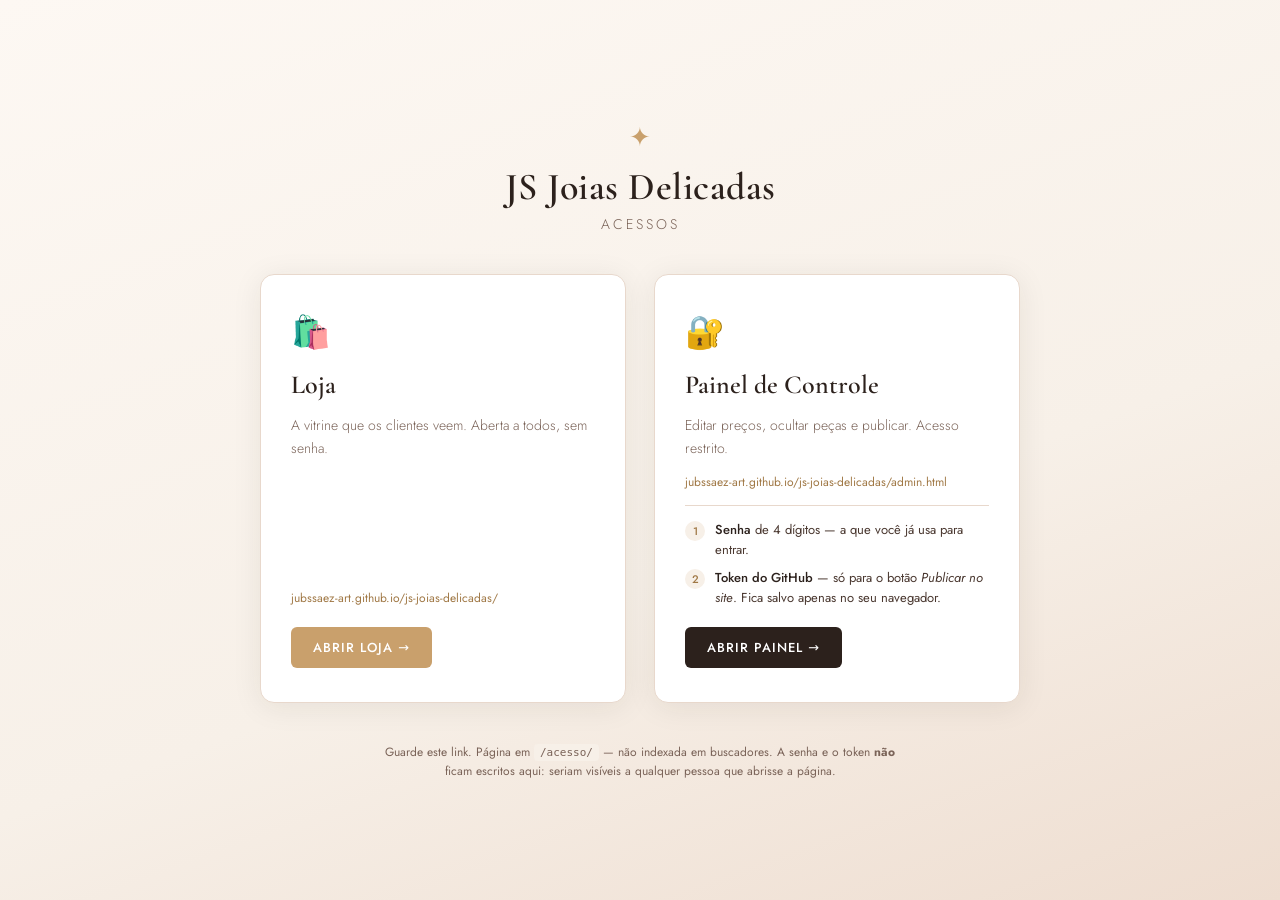
<file: acesso/index.html>
<!DOCTYPE html>
<html lang="pt-BR">
<head>
<meta charset="UTF-8">
<meta name="viewport" content="width=device-width, initial-scale=1">
<meta name="robots" content="noindex, nofollow">
<title>JS Joias · Acessos</title>
<link rel="preconnect" href="https://fonts.googleapis.com">
<link rel="preconnect" href="https://fonts.gstatic.com" crossorigin>
<link href="https://fonts.googleapis.com/css2?family=Cormorant+Garamond:wght@400;500;600&family=Jost:wght@300;400;500&display=swap" rel="stylesheet">
<style>
  :root{
    --gold:#c9a06c; --gold-dark:#a07845;
    --cream:#fdf8f3; --cream-warm:#f7f0e8; --nude:#eeddd0;
    --dark:#2c211c; --text:#4a3830; --text-light:#7a6358;
    --border:#e8d8cc; --white:#fff;
    --shadow:0 4px 30px rgba(44,33,28,.08); --shadow-hover:0 12px 50px rgba(44,33,28,.15);
    --serif:'Cormorant Garamond',serif; --sans:'Jost',system-ui,sans-serif;
  }
  *{margin:0;padding:0;box-sizing:border-box}
  body{
    font-family:var(--sans);color:var(--text);min-height:100vh;
    background:linear-gradient(160deg,var(--cream) 0%,var(--cream-warm) 60%,var(--nude) 100%);
    display:flex;flex-direction:column;align-items:center;justify-content:center;
    padding:48px 20px;gap:40px;
  }
  .brand{text-align:center}
  .brand .star{color:var(--gold);font-size:26px;display:block;margin-bottom:8px}
  .brand h1{font-family:var(--serif);font-weight:600;font-size:38px;color:var(--dark);letter-spacing:.5px}
  .brand p{font-weight:300;font-size:14px;color:var(--text-light);letter-spacing:3px;text-transform:uppercase;margin-top:4px}
  .cards{display:flex;gap:28px;flex-wrap:wrap;justify-content:center;width:100%;max-width:760px}
  .card{
    flex:1 1 300px;background:var(--white);border:1px solid var(--border);border-radius:14px;
    padding:34px 30px;box-shadow:var(--shadow);text-decoration:none;color:inherit;
    display:flex;flex-direction:column;gap:14px;transition:transform .35s cubic-bezier(.4,0,.2,1),box-shadow .35s;
  }
  .card:hover{transform:translateY(-6px);box-shadow:var(--shadow-hover)}
  .card .ico{font-size:32px}
  .card h2{font-family:var(--serif);font-weight:600;font-size:26px;color:var(--dark)}
  .card .desc{font-weight:300;font-size:14px;line-height:1.6;color:var(--text-light);flex-grow:1}
  .card .url{font-size:12px;color:var(--gold-dark);word-break:break-all;font-weight:400}
  .card .go{
    align-self:flex-start;margin-top:6px;font-size:13px;font-weight:500;letter-spacing:1px;text-transform:uppercase;
    color:var(--white);background:var(--gold);padding:11px 22px;border-radius:6px;transition:background .3s;
  }
  .card:hover .go{background:var(--gold-dark)}
  .card--painel .go{background:var(--dark)}
  .card--painel:hover .go{background:#1c140f}
  .req{border-top:1px solid var(--border);padding-top:14px;display:flex;flex-direction:column;gap:9px}
  .req .step{display:flex;gap:10px;align-items:flex-start;font-size:13px;line-height:1.5}
  .req .step b{color:var(--dark);font-weight:500}
  .req .n{flex:0 0 20px;height:20px;border-radius:50%;background:var(--cream-warm);color:var(--gold-dark);
    font-size:11px;font-weight:500;display:flex;align-items:center;justify-content:center;margin-top:1px}
  .foot{font-size:12px;color:var(--text-light);text-align:center;max-width:520px;line-height:1.6}
  .foot code{background:var(--cream-warm);padding:2px 6px;border-radius:4px;font-size:11px}
</style>
</head>
<body>

  <div class="brand">
    <span class="star">✦</span>
    <h1>JS Joias Delicadas</h1>
    <p>Acessos</p>
  </div>

  <div class="cards">

    <a class="card card--loja" href="https://jubssaez-art.github.io/js-joias-delicadas/" target="_blank" rel="noopener">
      <span class="ico">🛍️</span>
      <h2>Loja</h2>
      <p class="desc">A vitrine que os clientes veem. Aberta a todos, sem senha.</p>
      <span class="url">jubssaez-art.github.io/js-joias-delicadas/</span>
      <span class="go">Abrir loja →</span>
    </a>

    <a class="card card--painel" href="https://jubssaez-art.github.io/js-joias-delicadas/admin.html" target="_blank" rel="noopener">
      <span class="ico">🔐</span>
      <h2>Painel de Controle</h2>
      <p class="desc">Editar preços, ocultar peças e publicar. Acesso restrito.</p>
      <span class="url">jubssaez-art.github.io/js-joias-delicadas/admin.html</span>
      <div class="req">
        <div class="step"><span class="n">1</span><span><b>Senha</b> de 4 dígitos — a que você já usa para entrar.</span></div>
        <div class="step"><span class="n">2</span><span><b>Token do GitHub</b> — só para o botão <em>Publicar no site</em>. Fica salvo apenas no seu navegador.</span></div>
      </div>
      <span class="go">Abrir painel →</span>
    </a>

  </div>

  <p class="foot">
    Guarde este link. Página em <code>/acesso/</code> — não indexada em buscadores.
    A senha e o token <b>não</b> ficam escritos aqui: seriam visíveis a qualquer pessoa que abrisse a página.
  </p>

</body>
</html>
</file>
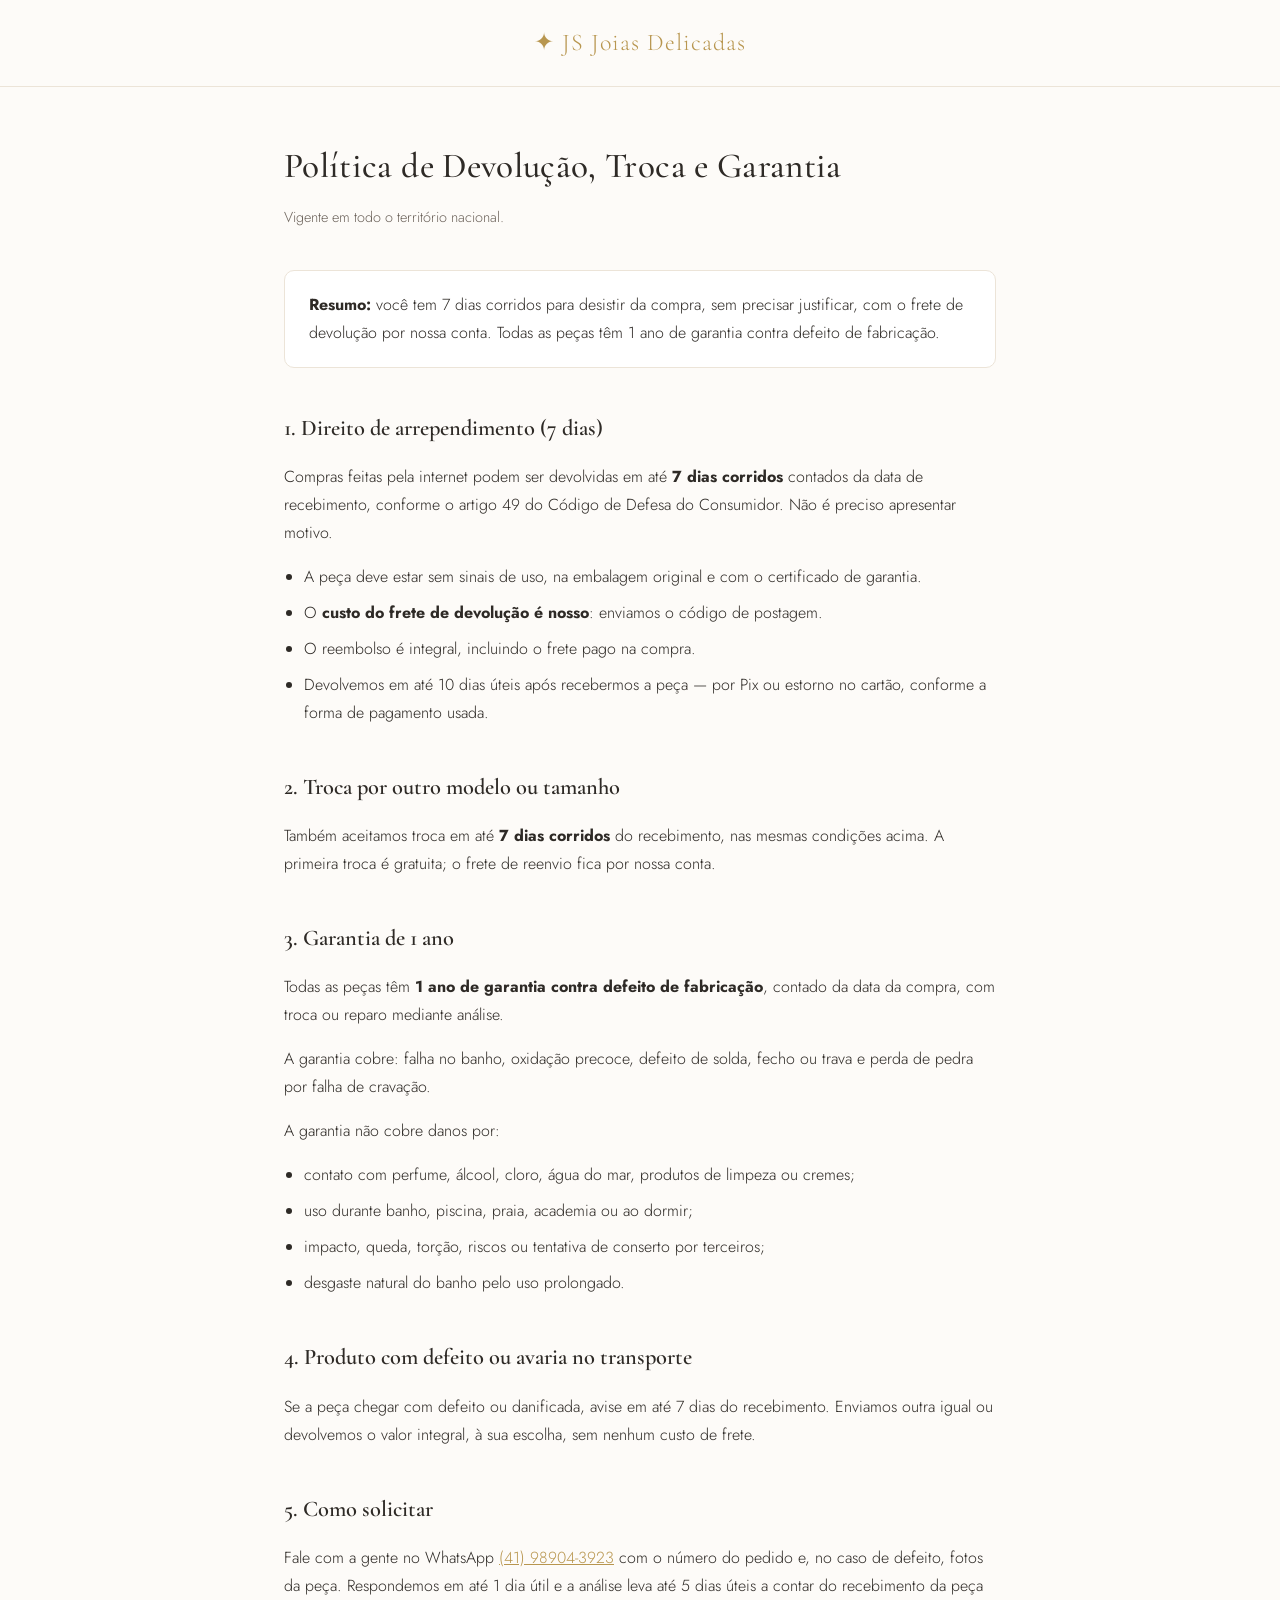
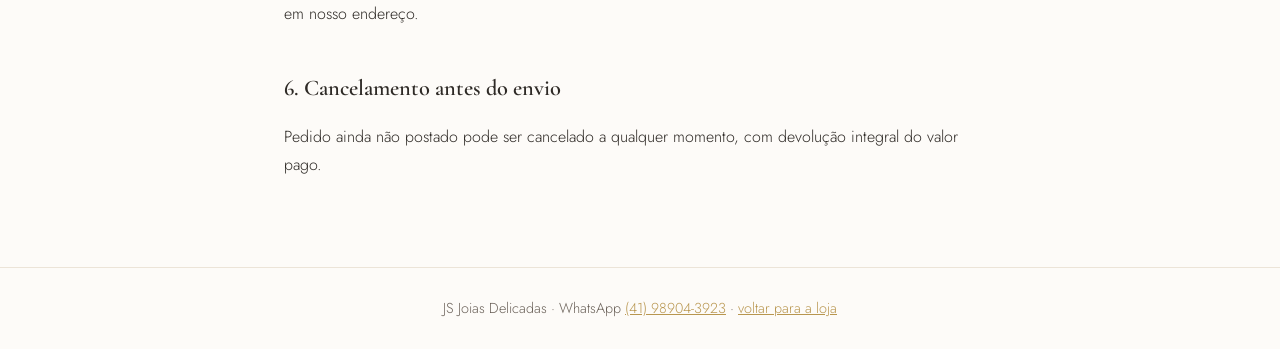
<file: politica-de-devolucao.html>
<!DOCTYPE html>
<html lang="pt-BR">
<head>
    <meta charset="UTF-8">
    <meta name="viewport" content="width=device-width, initial-scale=1.0">
    <meta name="description" content="Política de devolução, troca e garantia da JS Joias Delicadas: 7 dias para arrependimento e 1 ano de garantia em todas as peças.">
    <title>Política de Devolução e Trocas — JS Joias Delicadas</title>
    <link rel="preconnect" href="https://fonts.googleapis.com">
    <link rel="preconnect" href="https://fonts.gstatic.com" crossorigin>
    <link href="https://fonts.googleapis.com/css2?family=Cormorant+Garamond:wght@400;500;600&family=Jost:wght@300;400;500&display=swap" rel="stylesheet">
    <style>
        /* Página de texto: estilo próprio e curto, para não depender do CSS da vitrine */
        :root { --ouro: #b8964f; --texto: #2e2a26; --suave: #6b625a; --fundo: #fdfbf8; }
        * { box-sizing: border-box; }
        body { margin: 0; background: var(--fundo); color: var(--texto);
               font-family: 'Jost', system-ui, sans-serif; font-weight: 300; line-height: 1.75; }
        .barra { border-bottom: 1px solid #ece4d8; padding: 22px 24px; text-align: center; }
        .marca { font-family: 'Cormorant Garamond', serif; font-size: 1.5rem; color: var(--ouro);
                 text-decoration: none; letter-spacing: .04em; }
        main { max-width: 760px; margin: 0 auto; padding: 48px 24px 72px; }
        h1 { font-family: 'Cormorant Garamond', serif; font-weight: 500; font-size: 2.2rem;
             margin: 0 0 8px; letter-spacing: .01em; }
        .atualizacao { color: var(--suave); font-size: .9rem; margin: 0 0 40px; }
        h2 { font-family: 'Cormorant Garamond', serif; font-weight: 600; font-size: 1.4rem;
             margin: 40px 0 10px; }
        ul { padding-left: 20px; }
        li { margin-bottom: 8px; }
        a { color: var(--ouro); }
        .destaque { background: #fff; border: 1px solid #ece4d8; border-radius: 10px;
                    padding: 20px 24px; margin: 28px 0; }
        footer { border-top: 1px solid #ece4d8; padding: 28px 24px; text-align: center;
                 color: var(--suave); font-size: .9rem; }
    </style>
</head>
<body>
    <div class="barra"><a class="marca" href="joias.html">✦ JS Joias Delicadas</a></div>

    <main>
        <h1>Política de Devolução, Troca e Garantia</h1>
        <p class="atualizacao">Vigente em todo o território nacional.</p>

        <div class="destaque">
            <strong>Resumo:</strong> você tem 7 dias corridos para desistir da compra, sem precisar
            justificar, com o frete de devolução por nossa conta. Todas as peças têm 1 ano de
            garantia contra defeito de fabricação.
        </div>

        <h2>1. Direito de arrependimento (7 dias)</h2>
        <p>Compras feitas pela internet podem ser devolvidas em até <strong>7 dias corridos</strong>
        contados da data de recebimento, conforme o artigo 49 do Código de Defesa do Consumidor.
        Não é preciso apresentar motivo.</p>
        <ul>
            <li>A peça deve estar sem sinais de uso, na embalagem original e com o certificado de garantia.</li>
            <li>O <strong>custo do frete de devolução é nosso</strong>: enviamos o código de postagem.</li>
            <li>O reembolso é integral, incluindo o frete pago na compra.</li>
            <li>Devolvemos em até 10 dias úteis após recebermos a peça — por Pix ou estorno no cartão,
                conforme a forma de pagamento usada.</li>
        </ul>

        <h2>2. Troca por outro modelo ou tamanho</h2>
        <p>Também aceitamos troca em até <strong>7 dias corridos</strong> do recebimento, nas mesmas
        condições acima. A primeira troca é gratuita; o frete de reenvio fica por nossa conta.</p>

        <h2>3. Garantia de 1 ano</h2>
        <p>Todas as peças têm <strong>1 ano de garantia contra defeito de fabricação</strong>,
        contado da data da compra, com troca ou reparo mediante análise.</p>
        <p>A garantia cobre: falha no banho, oxidação precoce, defeito de solda, fecho ou trava e
        perda de pedra por falha de cravação.</p>
        <p>A garantia não cobre danos por:</p>
        <ul>
            <li>contato com perfume, álcool, cloro, água do mar, produtos de limpeza ou cremes;</li>
            <li>uso durante banho, piscina, praia, academia ou ao dormir;</li>
            <li>impacto, queda, torção, riscos ou tentativa de conserto por terceiros;</li>
            <li>desgaste natural do banho pelo uso prolongado.</li>
        </ul>

        <h2>4. Produto com defeito ou avaria no transporte</h2>
        <p>Se a peça chegar com defeito ou danificada, avise em até 7 dias do recebimento. Enviamos
        outra igual ou devolvemos o valor integral, à sua escolha, sem nenhum custo de frete.</p>

        <h2>5. Como solicitar</h2>
        <p>Fale com a gente no WhatsApp
        <a href="https://wa.me/5541989043923" target="_blank" rel="noopener">(41) 98904-3923</a>
        com o número do pedido e, no caso de defeito, fotos da peça. Respondemos em até 1 dia útil
        e a análise leva até 5 dias úteis a contar do recebimento da peça em nosso endereço.</p>

        <h2>6. Cancelamento antes do envio</h2>
        <p>Pedido ainda não postado pode ser cancelado a qualquer momento, com devolução integral
        do valor pago.</p>
    </main>

    <footer>
        JS Joias Delicadas · WhatsApp
        <a href="https://wa.me/5541989043923" target="_blank" rel="noopener">(41) 98904-3923</a>
        · <a href="joias.html">voltar para a loja</a>
    </footer>
</body>
</html>
</file>
